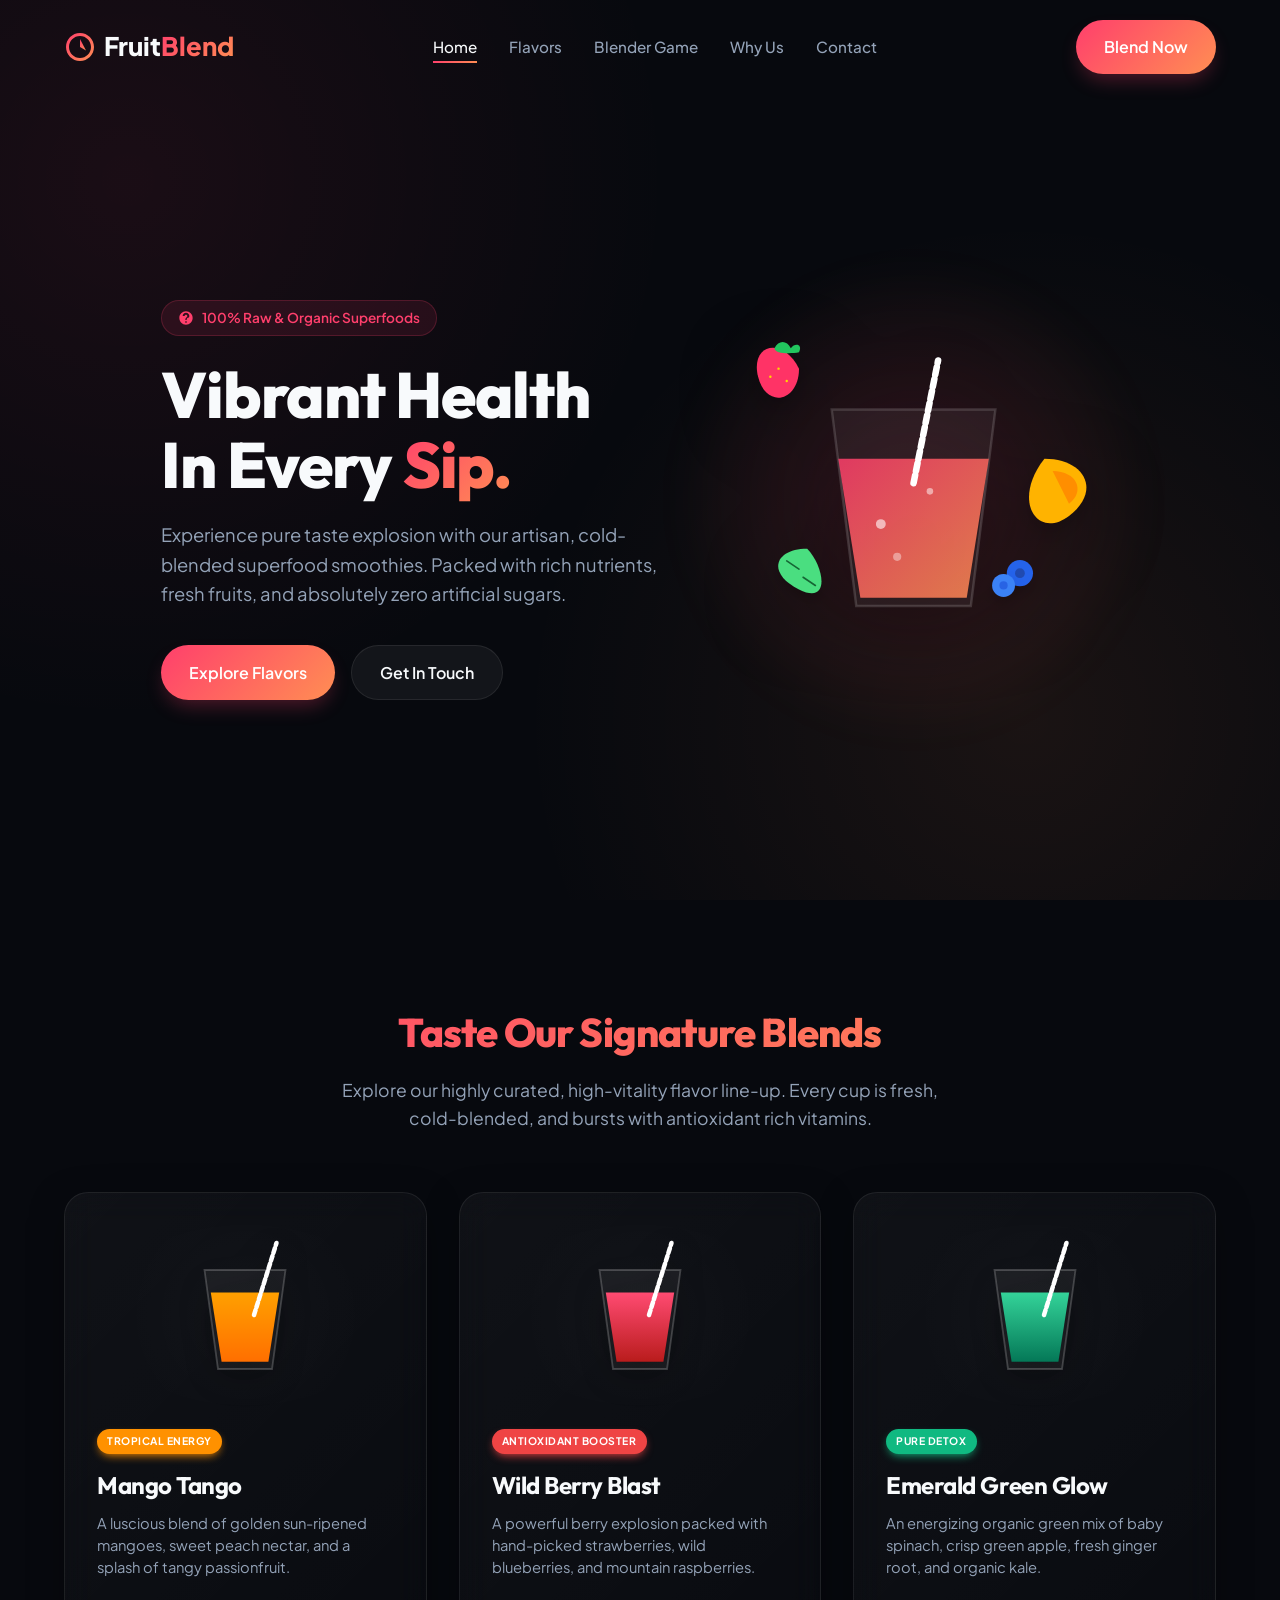
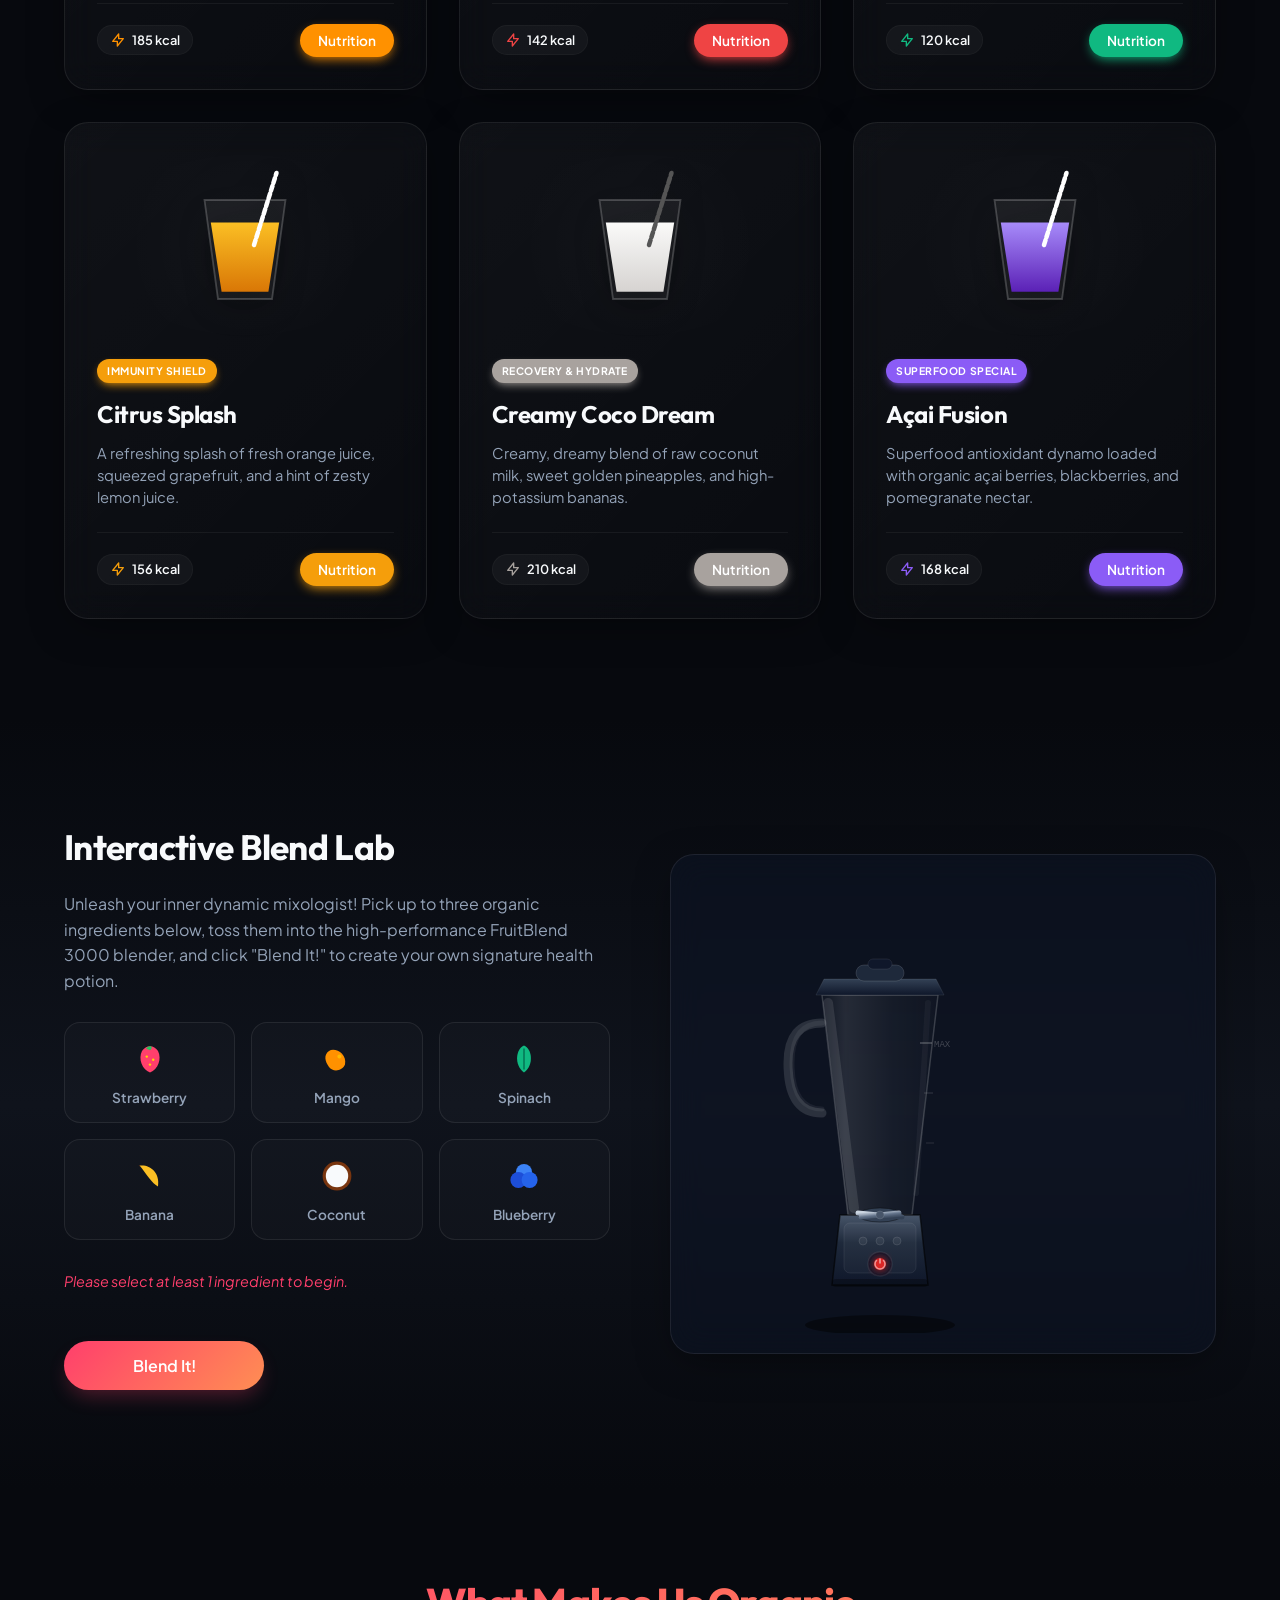
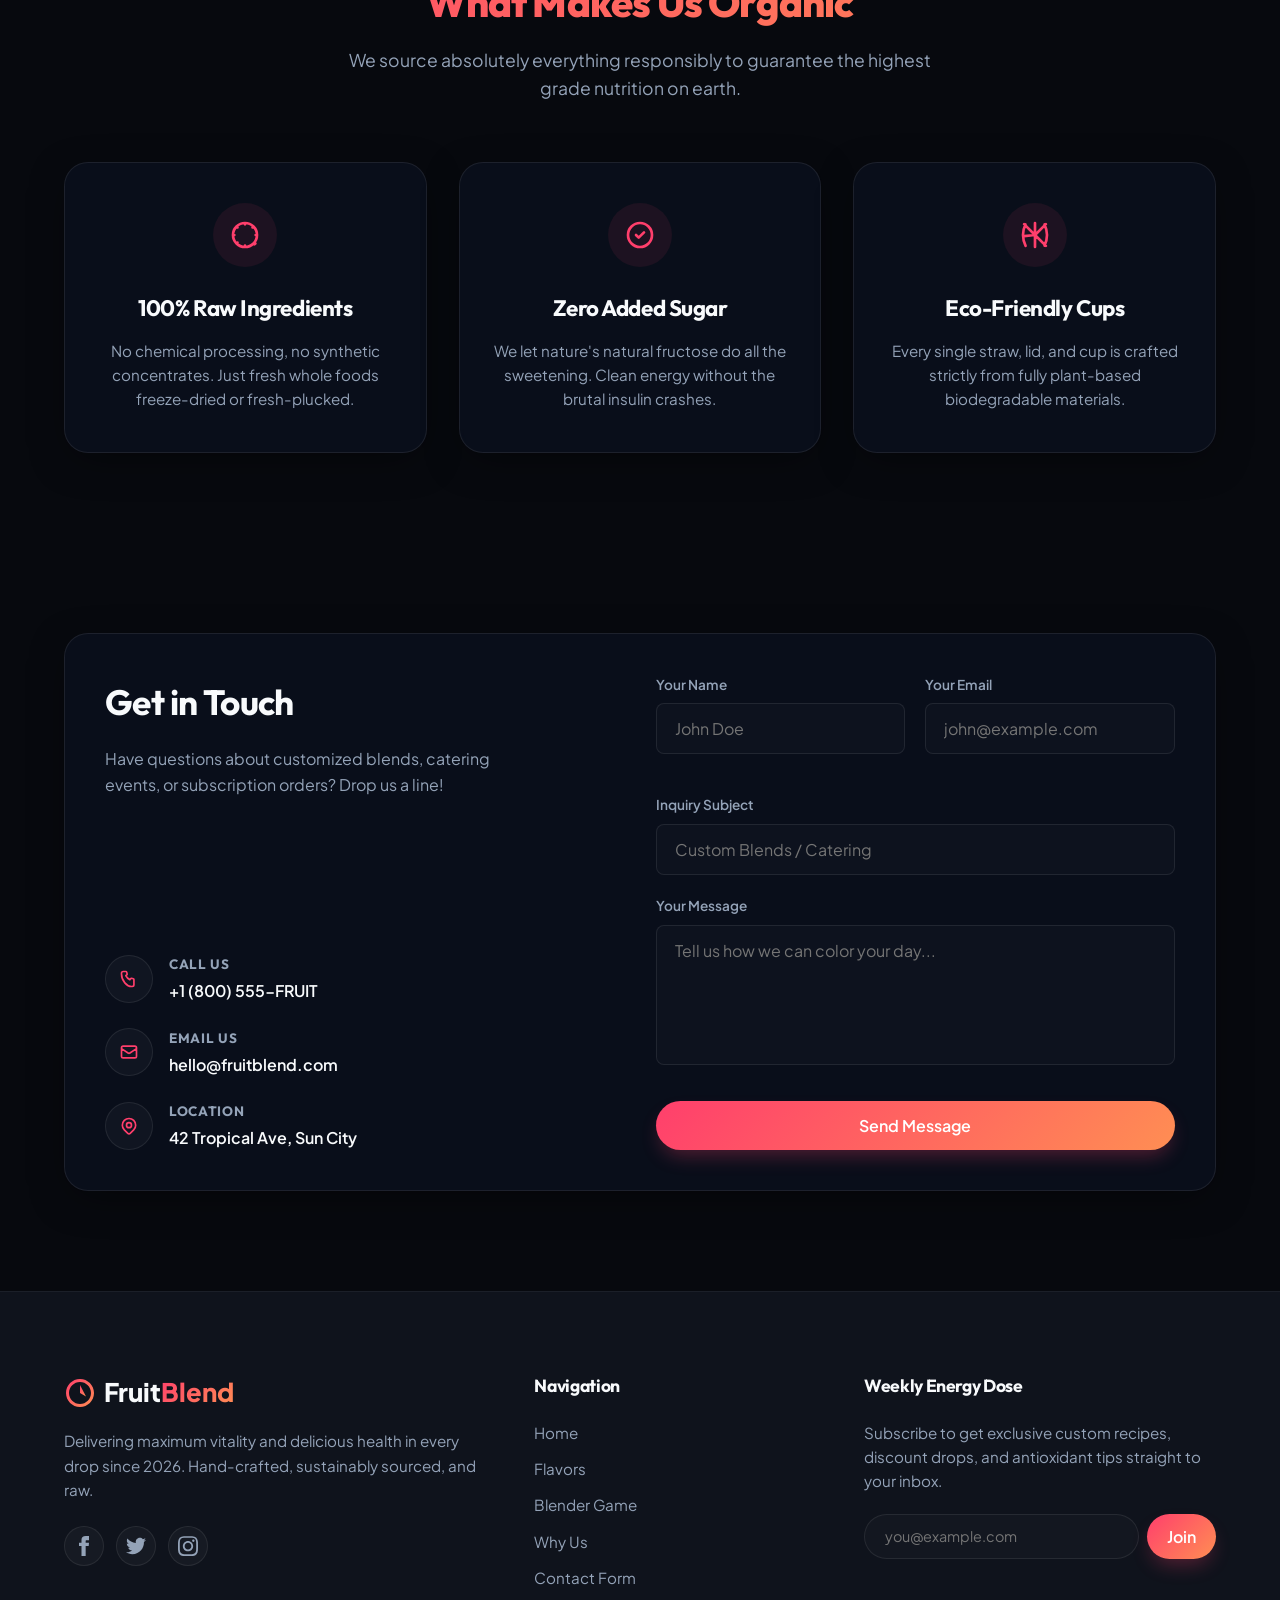
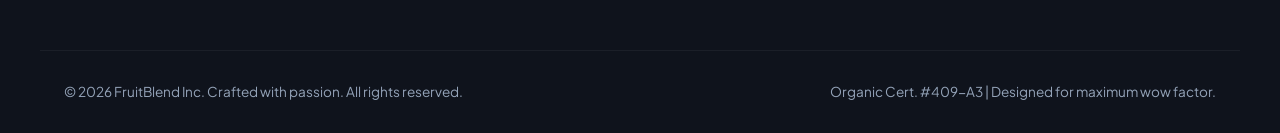
<file: index.html>
<!DOCTYPE html>
<html lang="en">
<head>
  <meta charset="UTF-8">
  <meta name="viewport" content="width=device-width, initial-scale=1.0">
  <meta name="description" content="FruitBlend - Premium Organic Smoothies freshly blended to energize your body and soul. Explore 6 vibrant flavors or custom blend your own.">
  <title>FruitBlend | Premium Organic Smoothies</title>
  <link rel="stylesheet" href="style.css">
</head>
<body>

  <!-- SVG Gradients Definitions for reusable graphics -->
  <svg style="position: absolute; width: 0; height: 0;" aria-hidden="true">
    <defs>
      <linearGradient id="logo-grad" x1="0%" y1="0%" x2="100%" y2="100%">
        <stop offset="0%" stop-color="#ff3f6c" />
        <stop offset="100%" stop-color="#ff8e53" />
      </linearGradient>
      
      <!-- Flavor Gradients -->
      <linearGradient id="grad-mango" x1="0%" y1="0%" x2="0%" y2="100%">
        <stop offset="0%" stop-color="#ffa000" />
        <stop offset="100%" stop-color="#ff6f00" />
      </linearGradient>
      <linearGradient id="grad-berry" x1="0%" y1="0%" x2="0%" y2="100%">
        <stop offset="0%" stop-color="#ff4b72" />
        <stop offset="100%" stop-color="#b91c1c" />
      </linearGradient>
      <linearGradient id="grad-green" x1="0%" y1="0%" x2="0%" y2="100%">
        <stop offset="0%" stop-color="#34d399" />
        <stop offset="100%" stop-color="#047857" />
      </linearGradient>
      <linearGradient id="grad-citrus" x1="0%" y1="0%" x2="0%" y2="100%">
        <stop offset="0%" stop-color="#fbbf24" />
        <stop offset="100%" stop-color="#d97706" />
      </linearGradient>
      <linearGradient id="grad-coco" x1="0%" y1="0%" x2="0%" y2="100%">
        <stop offset="0%" stop-color="#fafaf9" />
        <stop offset="100%" stop-color="#d6d3d1" />
      </linearGradient>
      <linearGradient id="grad-acai" x1="0%" y1="0%" x2="0%" y2="100%">
        <stop offset="0%" stop-color="#a78bfa" />
        <stop offset="100%" stop-color="#5b21b6" />
      </linearGradient>
      
      <!-- Blender Blade Metallic Gradient -->
      <linearGradient id="grad-metal" x1="0%" y1="0%" x2="100%" y2="100%">
        <stop offset="0%" stop-color="#cbd5e1" />
        <stop offset="50%" stop-color="#64748b" />
        <stop offset="100%" stop-color="#334155" />
      </linearGradient>

      <!-- Redesigned Blender Gradients -->
      <linearGradient id="d-jar-left" x1="0%" y1="0%" x2="100%" y2="0%">
        <stop offset="0%" stop-color="rgba(255,255,255,0.01)"/>
        <stop offset="20%" stop-color="rgba(255,255,255,0.10)"/>
        <stop offset="60%" stop-color="rgba(255,255,255,0.04)"/>
        <stop offset="100%" stop-color="rgba(255,255,255,0.01)"/>
      </linearGradient>
      <linearGradient id="d-base" x1="0%" y1="0%" x2="0%" y2="100%">
        <stop offset="0%" stop-color="#475569"/>
        <stop offset="40%" stop-color="#1e293b"/>
        <stop offset="100%" stop-color="#0f172a"/>
      </linearGradient>
      <linearGradient id="d-lid" x1="0%" y1="0%" x2="0%" y2="100%">
        <stop offset="0%" stop-color="#334155"/>
        <stop offset="100%" stop-color="#0f172a"/>
      </linearGradient>
      <linearGradient id="d-blade" x1="0%" y1="0%" x2="100%" y2="100%">
        <stop offset="0%" stop-color="#cbd5e1"/>
        <stop offset="50%" stop-color="#64748b"/>
        <stop offset="100%" stop-color="#334155"/>
      </linearGradient>
      <filter id="d-glow-red" x="-50%" y="-50%" width="200%" height="200%">
        <feGaussianBlur stdDeviation="4" result="blur"/>
        <feMerge><feMergeNode in="blur"/><feMergeNode in="SourceGraphic"/></feMerge>
      </filter>
      <filter id="d-glow-green" x="-50%" y="-50%" width="200%" height="200%">
        <feGaussianBlur stdDeviation="4" result="blur"/>
        <feMerge><feMergeNode in="blur"/><feMergeNode in="SourceGraphic"/></feMerge>
      </filter>
    </defs>
  </svg>

  <!-- --- Header & Navigation --- -->
  <header>
    <div class="container nav-container">
      <a href="#" class="logo" id="header-logo">
        <svg class="logo-icon" viewBox="0 0 32 32">
          <path d="M16 2C8.268 2 2 8.268 2 16s6.268 14 14 14 14-6.268 14-14S23.732 2 16 2zm0 25c-6.075 0-11-4.925-11-11S9.925 5 16 5s11 4.925 11 11-4.925 11-11 11z"/>
          <path d="M16 8v8l6 3.5"/>
        </svg>
        <span class="logo-text">Fruit<span>Blend</span></span>
      </a>
      
      <nav class="nav-menu">
        <a href="#" class="nav-link active" id="nav-home">Home</a>
        <a href="#flavors" class="nav-link" id="nav-flavors">Flavors</a>
        <a href="#blender" class="nav-link" id="nav-blender">Blender Game</a>
        <a href="#benefits" class="nav-link" id="nav-benefits">Why Us</a>
        <a href="#contact" class="nav-link" id="nav-contact">Contact</a>
      </nav>
      
      <a href="#blender" class="btn btn-primary" id="btn-cta-blend">Blend Now</a>
    </div>
  </header>

  <!-- --- Hero Section --- -->
  <section class="hero" id="home">
    <div class="container hero-grid">
      <div class="hero-content">
        <div class="hero-tag">
          <svg width="16" height="16" fill="currentColor" viewBox="0 0 24 24"><path d="M12 2C6.48 2 2 6.48 2 12s4.48 10 10 10 10-4.48 10-10S17.52 2 12 2zm1 17h-2v-2h2v2zm2.07-7.75l-.9.92C13.45 12.9 13 13.5 13 15h-2v-.5c0-1.1.45-2.1 1.17-2.83l1.24-1.26c.37-.36.59-.86.59-1.41 0-1.1-.9-2-2-2s-2 .9-2 2H7c0-2.76 2.24-5 5-5s5 2.24 5 5c0 1.04-.42 1.99-1.07 2.75z"/></svg>
          100% Raw & Organic Superfoods
        </div>
        <h1 class="hero-title">
          Vibrant Health <br>In Every <span>Sip.</span>
        </h1>
        <p class="hero-subtitle">
          Experience pure taste explosion with our artisan, cold-blended superfood smoothies. Packed with rich nutrients, fresh fruits, and absolutely zero artificial sugars.
        </p>
        <div class="hero-actions">
          <a href="#flavors" class="btn btn-primary" id="hero-btn-explore">Explore Flavors</a>
          <a href="#contact" class="btn btn-secondary" id="hero-btn-contact">Get In Touch</a>
        </div>
      </div>
      
      <div class="hero-visual">
        <div class="hero-circle-bg"></div>
        <!-- Interactive Parallax SVG Fruits & Drink -->
        <svg class="interactive-fruits-svg" viewBox="0 0 500 500">
          <!-- Glass Jar -->
          <g class="fruit-layer" data-speed="2" transform="translate(0, 0)">
            <!-- Glass outline -->
            <path d="M180 380 L320 380 L350 140 L150 140 Z" fill="rgba(255, 255, 255, 0.05)" stroke="rgba(255,255,255,0.15)" stroke-width="3" />
            <!-- Liquid -->
            <path d="M185 370 L315 370 L342 200 L158 200 Z" fill="url(#logo-grad)" opacity="0.85" />
            <!-- Bubbles inside drink -->
            <circle cx="210" cy="280" r="6" fill="#fff" opacity="0.6"/>
            <circle cx="270" cy="240" r="4" fill="#fff" opacity="0.5"/>
            <circle cx="230" cy="320" r="5" fill="#fff" opacity="0.4"/>
            <!-- Straw -->
            <line x1="250" y1="230" x2="280" y2="80" stroke="#fff" stroke-dasharray="10 5" stroke-width="8" stroke-linecap="round" />
          </g>
          
          <!-- Floating Mango Segment -->
          <g class="fruit-layer" data-speed="-5" transform="translate(30, 20)">
            <path d="M380 180 C430 180 450 220 410 250 C370 280 340 230 380 180 Z" fill="#ffb300" filter="drop-shadow(0 10px 10px rgba(0,0,0,0.15))"/>
            <path d="M390 195 C420 195 430 220 410 235 Z" fill="#ff7f00" opacity="0.7"/>
          </g>
          
          <!-- Floating Strawberry -->
          <g class="fruit-layer" data-speed="8" transform="translate(-10, -30)">
            <path d="M120 120 C100 80 60 90 70 130 C80 170 120 160 120 120 Z" fill="#ff3366" filter="drop-shadow(0 10px 10px rgba(0,0,0,0.15))"/>
            <!-- Leaf Crown -->
            <path d="M90 95 C95 85 105 85 110 95 C115 88 125 90 120 100 C110 102 90 102 90 95 Z" fill="#22c55e" />
            <!-- Seeds -->
            <circle cx="95" cy="120" r="1.5" fill="#ffd700"/>
            <circle cx="105" cy="135" r="1.5" fill="#ffd700"/>
            <circle cx="85" cy="130" r="1.5" fill="#ffd700"/>
          </g>

          <!-- Floating Blueberries -->
          <g class="fruit-layer" data-speed="-3" transform="translate(20, -10)">
            <circle cx="360" cy="350" r="16" fill="#2563eb" filter="drop-shadow(0 10px 8px rgba(0,0,0,0.15))"/>
            <circle cx="360" cy="350" r="6" fill="#1e3a8a" opacity="0.6"/>
            <circle cx="340" cy="365" r="14" fill="#3b82f6" filter="drop-shadow(0 10px 8px rgba(0,0,0,0.15))"/>
            <circle cx="340" cy="365" r="5" fill="#1d4ed8" opacity="0.6"/>
          </g>

          <!-- Floating Mint Leaves -->
          <g class="fruit-layer" data-speed="6" transform="translate(10, 50)">
            <path d="M110 260 C70 260 60 290 100 310 C140 330 130 280 110 260 Z" fill="#4ade80" filter="drop-shadow(0 8px 6px rgba(0,0,0,0.15))"/>
            <path d="M100 285 L85 275" stroke="#166534" stroke-width="2" stroke-linecap="round"/>
            <path d="M105 295 L120 305" stroke="#166534" stroke-width="2" stroke-linecap="round"/>
          </g>
        </svg>
      </div>
    </div>
  </section>

  <!-- --- Flavors Showcase --- -->
  <section class="flavors" id="flavors">
    <div class="container">
      <div class="section-header">
        <h2>Taste Our Signature Blends</h2>
        <p>Explore our highly curated, high-vitality flavor line-up. Every cup is fresh, cold-blended, and bursts with antioxidant rich vitamins.</p>
      </div>
      
      <div class="flavors-grid">
        
        <!-- Card 1: Mango Tango -->
        <div class="flavor-card glass-panel" style="--card-color: var(--color-mango);" id="card-mango">
          <div class="flavor-illustration">
            <svg viewBox="0 0 200 200">
              <path d="M70 160 L130 160 L145 50 L55 50 Z" fill="rgba(255,255,255,0.05)" stroke="rgba(255,255,255,0.2)" stroke-width="2"/>
              <path d="M74 152 L126 152 L138 75 L62 75 Z" fill="url(#grad-mango)" />
              <line x1="110" y1="100" x2="135" y2="20" stroke="#fff" stroke-width="5" stroke-dasharray="6 3" stroke-linecap="round" />
            </svg>
          </div>
          <span class="flavor-tag" style="--tag-bg: var(--color-mango);">Tropical Energy</span>
          <h3 class="flavor-title">Mango Tango</h3>
          <p class="flavor-desc">A luscious blend of golden sun-ripened mangoes, sweet peach nectar, and a splash of tangy passionfruit.</p>
          <div class="flavor-meta">
            <span class="flavor-calories">
              <svg width="16" height="16" fill="none" stroke="currentColor" stroke-width="2" viewBox="0 0 24 24"><path stroke-linecap="round" stroke-linejoin="round" d="M13 10V3L4 14h7v7l9-11h-7z"/></svg>
              185 kcal
            </span>
            <button class="btn-details" data-flavor="mango" id="btn-details-mango">Nutrition</button>
          </div>
        </div>

        <!-- Card 2: Berry Blast -->
        <div class="flavor-card glass-panel" style="--card-color: var(--color-berry);" id="card-berry">
          <div class="flavor-illustration">
            <svg viewBox="0 0 200 200">
              <path d="M70 160 L130 160 L145 50 L55 50 Z" fill="rgba(255,255,255,0.05)" stroke="rgba(255,255,255,0.2)" stroke-width="2"/>
              <path d="M74 152 L126 152 L138 75 L62 75 Z" fill="url(#grad-berry)" />
              <line x1="110" y1="100" x2="135" y2="20" stroke="#fff" stroke-width="5" stroke-dasharray="6 3" stroke-linecap="round" />
            </svg>
          </div>
          <span class="flavor-tag" style="--tag-bg: var(--color-berry);">Antioxidant Booster</span>
          <h3 class="flavor-title">Wild Berry Blast</h3>
          <p class="flavor-desc">A powerful berry explosion packed with hand-picked strawberries, wild blueberries, and mountain raspberries.</p>
          <div class="flavor-meta">
            <span class="flavor-calories">
              <svg width="16" height="16" fill="none" stroke="currentColor" stroke-width="2" viewBox="0 0 24 24"><path stroke-linecap="round" stroke-linejoin="round" d="M13 10V3L4 14h7v7l9-11h-7z"/></svg>
              142 kcal
            </span>
            <button class="btn-details" data-flavor="berry" id="btn-details-berry">Nutrition</button>
          </div>
        </div>

        <!-- Card 3: Green Glow -->
        <div class="flavor-card glass-panel" style="--card-color: var(--color-green);" id="card-green">
          <div class="flavor-illustration">
            <svg viewBox="0 0 200 200">
              <path d="M70 160 L130 160 L145 50 L55 50 Z" fill="rgba(255,255,255,0.05)" stroke="rgba(255,255,255,0.2)" stroke-width="2"/>
              <path d="M74 152 L126 152 L138 75 L62 75 Z" fill="url(#grad-green)" />
              <line x1="110" y1="100" x2="135" y2="20" stroke="#fff" stroke-width="5" stroke-dasharray="6 3" stroke-linecap="round" />
            </svg>
          </div>
          <span class="flavor-tag" style="--tag-bg: var(--color-green);">Pure Detox</span>
          <h3 class="flavor-title">Emerald Green Glow</h3>
          <p class="flavor-desc">An energizing organic green mix of baby spinach, crisp green apple, fresh ginger root, and organic kale.</p>
          <div class="flavor-meta">
            <span class="flavor-calories">
              <svg width="16" height="16" fill="none" stroke="currentColor" stroke-width="2" viewBox="0 0 24 24"><path stroke-linecap="round" stroke-linejoin="round" d="M13 10V3L4 14h7v7l9-11h-7z"/></svg>
              120 kcal
            </span>
            <button class="btn-details" data-flavor="green" id="btn-details-green">Nutrition</button>
          </div>
        </div>

        <!-- Card 4: Citrus Splash -->
        <div class="flavor-card glass-panel" style="--card-color: var(--color-citrus);" id="card-citrus">
          <div class="flavor-illustration">
            <svg viewBox="0 0 200 200">
              <path d="M70 160 L130 160 L145 50 L55 50 Z" fill="rgba(255,255,255,0.05)" stroke="rgba(255,255,255,0.2)" stroke-width="2"/>
              <path d="M74 152 L126 152 L138 75 L62 75 Z" fill="url(#grad-citrus)" />
              <line x1="110" y1="100" x2="135" y2="20" stroke="#fff" stroke-width="5" stroke-dasharray="6 3" stroke-linecap="round" />
            </svg>
          </div>
          <span class="flavor-tag" style="--tag-bg: var(--color-citrus);">Immunity Shield</span>
          <h3 class="flavor-title">Citrus Splash</h3>
          <p class="flavor-desc">A refreshing splash of fresh orange juice, squeezed grapefruit, and a hint of zesty lemon juice.</p>
          <div class="flavor-meta">
            <span class="flavor-calories">
              <svg width="16" height="16" fill="none" stroke="currentColor" stroke-width="2" viewBox="0 0 24 24"><path stroke-linecap="round" stroke-linejoin="round" d="M13 10V3L4 14h7v7l9-11h-7z"/></svg>
              156 kcal
            </span>
            <button class="btn-details" data-flavor="citrus" id="btn-details-citrus">Nutrition</button>
          </div>
        </div>

        <!-- Card 5: Coco Dream -->
        <div class="flavor-card glass-panel" style="--card-color: var(--color-coco);" id="card-coco">
          <div class="flavor-illustration">
            <svg viewBox="0 0 200 200">
              <path d="M70 160 L130 160 L145 50 L55 50 Z" fill="rgba(255,255,255,0.05)" stroke="rgba(255,255,255,0.2)" stroke-width="2"/>
              <path d="M74 152 L126 152 L138 75 L62 75 Z" fill="url(#grad-coco)" />
              <line x1="110" y1="100" x2="135" y2="20" stroke="#555" stroke-width="5" stroke-dasharray="6 3" stroke-linecap="round" />
            </svg>
          </div>
          <span class="flavor-tag" style="--tag-bg: var(--color-coco);">Recovery & Hydrate</span>
          <h3 class="flavor-title">Creamy Coco Dream</h3>
          <p class="flavor-desc">Creamy, dreamy blend of raw coconut milk, sweet golden pineapples, and high-potassium bananas.</p>
          <div class="flavor-meta">
            <span class="flavor-calories">
              <svg width="16" height="16" fill="none" stroke="currentColor" stroke-width="2" viewBox="0 0 24 24"><path stroke-linecap="round" stroke-linejoin="round" d="M13 10V3L4 14h7v7l9-11h-7z"/></svg>
              210 kcal
            </span>
            <button class="btn-details" data-flavor="coco" id="btn-details-coco">Nutrition</button>
          </div>
        </div>

        <!-- Card 6: Açai Fusion -->
        <div class="flavor-card glass-panel" style="--card-color: var(--color-acai);" id="card-acai">
          <div class="flavor-illustration">
            <svg viewBox="0 0 200 200">
              <path d="M70 160 L130 160 L145 50 L55 50 Z" fill="rgba(255,255,255,0.05)" stroke="rgba(255,255,255,0.2)" stroke-width="2"/>
              <path d="M74 152 L126 152 L138 75 L62 75 Z" fill="url(#grad-acai)" />
              <line x1="110" y1="100" x2="135" y2="20" stroke="#fff" stroke-width="5" stroke-dasharray="6 3" stroke-linecap="round" />
            </svg>
          </div>
          <span class="flavor-tag" style="--tag-bg: var(--color-acai);">Superfood Special</span>
          <h3 class="flavor-title">Açai Fusion</h3>
          <p class="flavor-desc">Superfood antioxidant dynamo loaded with organic açai berries, blackberries, and pomegranate nectar.</p>
          <div class="flavor-meta">
            <span class="flavor-calories">
              <svg width="16" height="16" fill="none" stroke="currentColor" stroke-width="2" viewBox="0 0 24 24"><path stroke-linecap="round" stroke-linejoin="round" d="M13 10V3L4 14h7v7l9-11h-7z"/></svg>
              168 kcal
            </span>
            <button class="btn-details" data-flavor="acai" id="btn-details-acai">Nutrition</button>
          </div>
        </div>

      </div>
    </div>
  </section>

  <!-- --- Interactive Smoothie Blender Game --- -->
  <section class="blender-section" id="blender">
    <div class="container blender-grid">
      
      <div class="blender-instructions">
        <h3>Interactive Blend Lab</h3>
        <p>Unleash your inner dynamic mixologist! Pick up to three organic ingredients below, toss them into the high-performance FruitBlend 3000 blender, and click "Blend It!" to create your own signature health potion.</p>
        
        <!-- Ingredient Picker Grid -->
        <div class="ingredients-selector">
          <!-- Strawberry Button -->
          <button class="ingredient-btn" data-ingredient="strawberry" data-color="#ff3f6c" id="ing-strawberry">
            <svg viewBox="0 0 50 50">
              <path d="M25 42 C15 38 10 25 15 15 C20 7 30 7 35 15 C40 25 35 38 25 42 Z" fill="#ff3f6c"/>
              <path d="M20 12 C25 6 30 10 25 14 Z" fill="#22c55e"/>
              <circle cx="21" cy="22" r="1.5" fill="#ffd700"/><circle cx="29" cy="26" r="1.5" fill="#ffd700"/><circle cx="25" cy="32" r="1.5" fill="#ffd700"/>
            </svg>
            <span>Strawberry</span>
          </button>
          
          <!-- Mango Button -->
          <button class="ingredient-btn" data-ingredient="mango" data-color="#ff9100" id="ing-mango">
            <svg viewBox="0 0 50 50">
              <path d="M15 15 C22 10 38 18 35 32 C32 40 20 42 15 35 C10 28 8 20 15 15 Z" fill="#ff9100"/>
              <circle cx="28" cy="22" r="2.5" fill="#ffd700" opacity="0.6"/>
            </svg>
            <span>Mango</span>
          </button>
          
          <!-- Spinach Button -->
          <button class="ingredient-btn" data-ingredient="spinach" data-color="#10b981" id="ing-spinach">
            <svg viewBox="0 0 50 50">
              <path d="M25 8 C15 12 12 32 25 42 C38 32 35 12 25 8 Z" fill="#10b981"/>
              <line x1="25" y1="12" x2="25" y2="38" stroke="#047857" stroke-width="2"/>
            </svg>
            <span>Spinach</span>
          </button>

          <!-- Banana Button -->
          <button class="ingredient-btn" data-ingredient="banana" data-color="#fbbf24" id="ing-banana">
            <svg viewBox="0 0 50 50">
              <path d="M12 12 C24 10 38 20 35 38 C28 35 20 22 12 12 Z" fill="#fbbf24"/>
              <path d="M12 12 C10 10 12 15 12 12 Z" fill="#78350f"/>
            </svg>
            <span>Banana</span>
          </button>

          <!-- Coconut Button -->
          <button class="ingredient-btn" data-ingredient="coconut" data-color="#e2e8f0" id="ing-coconut">
            <svg viewBox="0 0 50 50">
              <circle cx="25" cy="25" r="18" fill="#78350f"/>
              <circle cx="25" cy="25" r="14" fill="#f8fafc"/>
            </svg>
            <span>Coconut</span>
          </button>

          <!-- Blueberry Button -->
          <button class="ingredient-btn" data-ingredient="blueberry" data-color="#3b82f6" id="ing-blueberry">
            <svg viewBox="0 0 50 50">
              <circle cx="25" cy="20" r="10" fill="#3b82f6"/>
              <circle cx="18" cy="30" r="10" fill="#1d4ed8"/>
              <circle cx="32" cy="30" r="10" fill="#2563eb"/>
            </svg>
            <span>Blueberry</span>
          </button>
        </div>
        
        <!-- Selection warning/tip -->
        <p id="blender-status" style="font-size: 0.9rem; font-style: italic; color: var(--accent-pink);">Please select at least 1 ingredient to begin.</p>
        <button class="btn btn-primary blend-action-btn" id="btn-blend-trigger" disabled>Blend It!</button>
      </div>
      
      <!-- Interactive Blender Simulation Wrapper -->
      <div class="blender-container glass-panel">
        <div class="blender-wrapper" id="blender-visual-box">
          
          <!-- Blender SVG Graphic -->
          <svg class="blender-svg" viewBox="0 0 320 420">
            <!-- Drop shadow -->
            <ellipse cx="160" cy="412" rx="75" ry="10" fill="rgba(0,0,0,0.45)"/>

            <!-- Handle -->
            <path d="M102 110 Q68 110 68 150 Q68 200 102 200"
                  fill="none" stroke="rgba(255,255,255,0.12)" stroke-width="9" stroke-linecap="round"/>
            <path d="M102 110 Q72 110 72 150 Q72 196 102 196"
                  fill="none" stroke="rgba(255,255,255,0.06)" stroke-width="5" stroke-linecap="round"/>

            <!-- Jar body -->
            <path d="M102 82 L218 82 L192 302 L128 302 Z"
                  fill="url(#d-jar-left)" stroke="rgba(255,255,255,0.18)" stroke-width="1.5"/>
            <!-- Left highlight streak -->
            <path d="M108 90 L134 295" stroke="rgba(255,255,255,0.10)" stroke-width="10" stroke-linecap="round"/>
            <!-- Right edge reflection -->
            <path d="M208 90 L196 280" stroke="rgba(255,255,255,0.04)" stroke-width="6" stroke-linecap="round"/>

            <!-- Liquid layer (JS-controlled) -->
            <path class="blender-liquid" id="liquid-layer" d="M131 296 L189 296 L189 296 L131 296 Z"/>

            <!-- Measuring marks -->
            <line x1="200" y1="130" x2="212" y2="130" stroke="rgba(255,255,255,0.25)" stroke-width="1.5"/>
            <text x="214" y="134" font-size="9" fill="rgba(255,255,255,0.22)" font-family="monospace">MAX</text>
            <line x1="204" y1="180" x2="213" y2="180" stroke="rgba(255,255,255,0.15)" stroke-width="1"/>
            <line x1="206" y1="230" x2="214" y2="230" stroke="rgba(255,255,255,0.12)" stroke-width="1"/>

            <!-- Lid -->
            <path d="M96 82 L224 82 L216 66 L104 66 Z" fill="url(#d-lid)" stroke="rgba(255,255,255,0.08)" stroke-width="1"/>
            <rect x="136" y="52" width="48" height="16" rx="8" fill="#1e293b" stroke="rgba(255,255,255,0.12)" stroke-width="1"/>
            <rect x="148" y="46" width="24" height="10" rx="5" fill="#0f172a" stroke="rgba(255,255,255,0.08)" stroke-width="1"/>

            <!-- Base body -->
            <path d="M120 302 L200 302 L208 372 L112 372 Z"
                  fill="url(#d-base)" stroke="rgba(0,0,0,0.6)" stroke-width="1.5"/>
            <!-- Base panel inset -->
            <rect x="124" y="310" width="72" height="50" rx="6"
                  fill="rgba(255,255,255,0.03)" stroke="rgba(255,255,255,0.07)" stroke-width="1"/>
            <!-- Speed indicator dots -->
            <circle cx="143" cy="328" r="4" fill="rgba(255,255,255,0.06)" stroke="rgba(255,255,255,0.1)" stroke-width="1"/>
            <circle cx="160" cy="328" r="4" fill="rgba(255,255,255,0.06)" stroke="rgba(255,255,255,0.1)" stroke-width="1"/>
            <circle cx="177" cy="328" r="4" fill="rgba(255,255,255,0.06)" stroke="rgba(255,255,255,0.1)" stroke-width="1"/>
            <!-- Power button ring -->
            <circle cx="160" cy="351" r="12" fill="#0f172a" stroke="rgba(255,255,255,0.08)" stroke-width="1.5"/>
            <!-- Power indicator (JS swaps fill and filter) -->
            <circle cx="160" cy="351" r="6" fill="#dc2626" id="base-indicator-light" filter="url(#d-glow-red)"/>
            <!-- Power symbol icon -->
            <path d="M160 346 L160 350" stroke="rgba(255,255,255,0.6)" stroke-width="1.5" stroke-linecap="round"/>
            <path d="M156.5 347.5 A5 5 0 1 0 163.5 347.5" fill="none" stroke="rgba(255,255,255,0.5)" stroke-width="1.5" stroke-linecap="round"/>
            <!-- Base footer strip -->
            <rect x="112" y="366" width="96" height="8" rx="4" fill="rgba(0,0,0,0.3)"/>

            <!-- Blade hub -->
            <ellipse cx="160" cy="302" rx="22" ry="7" fill="#334155" stroke="rgba(0,0,0,0.4)" stroke-width="1"/>
            <!-- Spinning blade (JS adds .blending class on parent to trigger spin) -->
            <g class="blender-blade" id="spinner-blade">
              <line x1="138" y1="300" x2="182" y2="304" stroke="url(#d-blade)" stroke-width="5" stroke-linecap="round"/>
              <line x1="141" y1="304" x2="179" y2="300" stroke="url(#d-blade)" stroke-width="5" stroke-linecap="round"/>
            </g>
            <!-- Center rivet -->
            <circle cx="160" cy="302" r="4" fill="#475569" stroke="rgba(255,255,255,0.1)" stroke-width="1"/>
          </svg>

        </div>

          <!-- Glass SVG (hidden until pour phase) -->
          <svg class="glass-svg" id="glass-svg" viewBox="0 0 120 200" xmlns="http://www.w3.org/2000/svg">
            <defs>
              <clipPath id="glass-clip">
                <path d="M18 12 L102 12 L90 168 L30 168 Z"/>
              </clipPath>
            </defs>
            <!-- Glass outline -->
            <path d="M18 12 L102 12 L90 168 L30 168 Z"
                  fill="rgba(255,255,255,0.04)" stroke="rgba(255,255,255,0.22)" stroke-width="1.5"/>
            <!-- Left highlight streak -->
            <path d="M24 18 L34 162" stroke="rgba(255,255,255,0.10)" stroke-width="8" stroke-linecap="round"/>
            <!-- Liquid fill (JS animates y and height attributes) -->
            <rect class="glass-liquid" id="glass-liquid" x="0" y="168" width="120" height="0"
                  fill="#ffffff" clip-path="url(#glass-clip)" opacity="0.85"/>
            <!-- Foam layer (shown after fill) -->
            <ellipse class="glass-foam" id="glass-foam" cx="60" cy="168" rx="30" ry="5"
                     fill="rgba(255,255,255,0.2)" opacity="0"/>
            <!-- Straw -->
            <line x1="82" y1="12" x2="96" y2="-12" stroke="rgba(255,255,255,0.4)"
                  stroke-width="4" stroke-dasharray="5 3" stroke-linecap="round"/>
            <!-- Base rim -->
            <line x1="30" y1="168" x2="90" y2="168" stroke="rgba(255,255,255,0.15)" stroke-width="2" stroke-linecap="round"/>
          </svg>

          <!-- Pour stream overlay (spans full container, JS sets path) -->
          <svg id="pour-stream-svg" class="pour-stream-svg" xmlns="http://www.w3.org/2000/svg">
            <path id="pour-stream-path" class="pour-stream-path" d="" fill="none"
                  stroke="rgba(255,255,255,0.6)" stroke-width="5" stroke-linecap="round" opacity="0"/>
          </svg>

          <!-- Result label (shown after pour completes) -->
          <div class="blend-result-label" id="blend-result-label">
            <h4 class="blend-result-name" id="blend-result-name"></h4>
            <p class="blend-result-sub">Your custom smoothie</p>
          </div>
      </div>

    </div>
  </section>

  <!-- --- Core Benefits --- -->
  <section class="benefits" id="benefits">
    <div class="container">
      <div class="section-header">
        <h2>What Makes Us Organic</h2>
        <p>We source absolutely everything responsibly to guarantee the highest grade nutrition on earth.</p>
      </div>
      
      <div class="benefits-grid">
        <!-- 100% Organic -->
        <div class="benefit-card glass-panel" id="benefit-organic">
          <div class="benefit-icon">
            <svg fill="none" stroke="currentColor" stroke-width="2" viewBox="0 0 24 24"><path stroke-linecap="round" stroke-linejoin="round" d="M12 3v1m0 16v1m9-9h-1M4 12H3m15.364-6.364l-.707.707M6.343 17.657l-.707.707m0-12.728l.707.707m12.728 12.728l.707-.707M21 12a9 9 0 11-18 0 9 9 0 0118 0z"/></svg>
          </div>
          <h3>100% Raw Ingredients</h3>
          <p>No chemical processing, no synthetic concentrates. Just fresh whole foods freeze-dried or fresh-plucked.</p>
        </div>

        <!-- Zero Sugar Added -->
        <div class="benefit-card glass-panel" id="benefit-sugar">
          <div class="benefit-icon">
            <svg fill="none" stroke="currentColor" stroke-width="2" viewBox="0 0 24 24"><path stroke-linecap="round" stroke-linejoin="round" d="M9 12l2 2 4-4m6 2a9 9 0 11-18 0 9 9 0 0118 0z"/></svg>
          </div>
          <h3>Zero Added Sugar</h3>
          <p>We let nature's natural fructose do all the sweetening. Clean energy without the brutal insulin crashes.</p>
        </div>

        <!-- Biodegradable Packaging -->
        <div class="benefit-card glass-panel" id="benefit-packaging">
          <div class="benefit-icon">
            <svg fill="none" stroke="currentColor" stroke-width="2" viewBox="0 0 24 24"><path stroke-linecap="round" stroke-linejoin="round" d="M4.871 4A17.926 17.926 0 003 12c0 2.943.704 5.72 1.956 8.174M19.129 4C20.296 6.477 21 9.177 21 12c0 2.823-.704 5.523-1.871 8M12 3v18m-8.174-8.174L12 12m0 0l8.174-8.174M12 12l-8.174-8.174M12 12l8.174 8.174"/></svg>
          </div>
          <h3>Eco-Friendly Cups</h3>
          <p>Every single straw, lid, and cup is crafted strictly from fully plant-based biodegradable materials.</p>
        </div>
      </div>
    </div>
  </section>

  <!-- --- Contact Section --- -->
  <section class="contact" id="contact">
    <div class="container">
      <div class="glass-panel contact-layout">
        
        <!-- Info Panel -->
        <div class="contact-info-panel">
          <div class="contact-header">
            <h3>Get in Touch</h3>
            <p>Have questions about customized blends, catering events, or subscription orders? Drop us a line!</p>
          </div>
          
          <div class="contact-details">
            <div class="contact-detail-item">
              <div class="contact-detail-icon">
                <svg fill="none" stroke="currentColor" stroke-width="2" viewBox="0 0 24 24"><path stroke-linecap="round" stroke-linejoin="round" d="M3 5a2 2 0 012-2h3.28a1 1 0 01.94.725l.548 2.2a1 1 0 01-.321.988l-1.305.98a10.582 10.582 0 004.872 4.872l.98-1.305a1 1 0 01.988-.321l2.2.548a1 1 0 01.725.94V19a2 2 0 01-2 2h-1C9.716 21 3 14.284 3 6V5z"/></svg>
              </div>
              <div class="contact-detail-text">
                <h4>Call Us</h4>
                <p>+1 (800) 555-FRUIT</p>
              </div>
            </div>

            <div class="contact-detail-item">
              <div class="contact-detail-icon">
                <svg fill="none" stroke="currentColor" stroke-width="2" viewBox="0 0 24 24"><path stroke-linecap="round" stroke-linejoin="round" d="M3 8l7.89 5.26a2 2 0 002.22 0L21 8M5 19h14a2 2 0 002-2V7a2 2 0 00-2-2H5a2 2 0 00-2 2v10a2 2 0 002 2z"/></svg>
              </div>
              <div class="contact-detail-text">
                <h4>Email Us</h4>
                <p>hello@fruitblend.com</p>
              </div>
            </div>

            <div class="contact-detail-item">
              <div class="contact-detail-icon">
                <svg fill="none" stroke="currentColor" stroke-width="2" viewBox="0 0 24 24"><path stroke-linecap="round" stroke-linejoin="round" d="M17.657 16.657L13.414 20.9a1.998 1.998 0 01-2.827 0l-4.244-4.243a8 8 0 1111.314 0z"/><path stroke-linecap="round" stroke-linejoin="round" d="M15 11a3 3 0 11-6 0 3 3 0 016 0z"/></svg>
              </div>
              <div class="contact-detail-text">
                <h4>Location</h4>
                <p>42 Tropical Ave, Sun City</p>
              </div>
            </div>
          </div>
        </div>
        
        <!-- Form Panel -->
        <div class="contact-form-panel" style="position: relative;">
          <!-- Success overlay container -->
          <div class="form-success-overlay" id="form-success-box">
            <div class="success-icon-wrapper">
              <svg width="40" height="40" fill="none" stroke="currentColor" stroke-width="3" viewBox="0 0 24 24"><path stroke-linecap="round" stroke-linejoin="round" d="M5 13l4 4L19 7"/></svg>
            </div>
            <h3>Thank You!</h3>
            <p>Your custom message has flown straight to our mixing table. We will be in touch within 24 hours!</p>
          </div>
          
          <form id="contact-form" novalidate>
            <div class="form-group-row">
              <div class="form-group" id="group-name">
                <label class="form-label" for="contact-name">Your Name</label>
                <input type="text" class="form-input" id="contact-name" placeholder="John Doe">
                <span class="error-message">Name is required</span>
              </div>
              <div class="form-group" id="group-email">
                <label class="form-label" for="contact-email">Your Email</label>
                <input type="email" class="form-input" id="contact-email" placeholder="john@example.com">
                <span class="error-message">Enter a valid email address</span>
              </div>
            </div>
            
            <div class="form-group" id="group-subject">
              <label class="form-label" for="contact-subject">Inquiry Subject</label>
              <input type="text" class="form-input" id="contact-subject" placeholder="Custom Blends / Catering">
              <span class="error-message">Subject is required</span>
            </div>

            <div class="form-group" id="group-message">
              <label class="form-label" for="contact-message">Your Message</label>
              <textarea class="form-textarea" id="contact-message" placeholder="Tell us how we can color your day..."></textarea>
              <span class="error-message">Message cannot be empty</span>
            </div>
            
            <button type="submit" class="btn btn-primary" id="btn-submit-form">Send Message</button>
          </form>
        </div>
        
      </div>
    </div>
  </section>

  <!-- --- Footer --- -->
  <footer>
    <div class="container footer-grid">
      <div class="footer-info">
        <a href="#" class="logo">
          <svg class="logo-icon" viewBox="0 0 32 32">
            <path d="M16 2C8.268 2 2 8.268 2 16s6.268 14 14 14 14-6.268 14-14S23.732 2 16 2zm0 25c-6.075 0-11-4.925-11-11S9.925 5 16 5s11 4.925 11 11-4.925 11-11 11z"/>
            <path d="M16 8v8l6 3.5"/>
          </svg>
          <span class="logo-text">Fruit<span>Blend</span></span>
        </a>
        <p>Delivering maximum vitality and delicious health in every drop since 2026. Hand-crafted, sustainably sourced, and raw.</p>
        <div class="social-links">
          <a href="#" class="social-btn" id="social-fb">
            <svg width="20" height="20" fill="currentColor" viewBox="0 0 24 24"><path d="M9 8h-3v4h3v12h5v-12h3.642l.358-4h-4v-1.667c0-.955.192-1.333 1.115-1.333h2.885v-5h-3.808c-3.596 0-5.192 1.583-5.192 4.615v3.385z"/></svg>
          </a>
          <a href="#" class="social-btn" id="social-tw">
            <svg width="20" height="20" fill="currentColor" viewBox="0 0 24 24"><path d="M24 4.557c-.883.392-1.832.656-2.828.775 1.017-.609 1.798-1.574 2.165-2.724-.951.564-2.005.974-3.127 1.195-.897-.957-2.178-1.555-3.594-1.555-3.179 0-5.515 2.966-4.797 6.045-4.091-.205-7.719-2.165-10.148-5.144-1.29 2.213-.669 5.108 1.523 6.574-.806-.026-1.566-.247-2.229-.616-.054 2.281 1.581 4.415 3.949 4.89-.693.188-1.452.232-2.224.084.626 1.956 2.444 3.379 4.6 3.419-2.07 1.623-4.678 2.348-7.29 2.04 2.179 1.397 4.768 2.212 7.548 2.212 9.142 0 14.307-7.721 13.995-14.646.962-.695 1.797-1.562 2.457-2.549z"/></svg>
          </a>
          <a href="#" class="social-btn" id="social-inst">
            <svg width="20" height="20" fill="currentColor" viewBox="0 0 24 24"><path d="M12 2.163c3.204 0 3.584.012 4.85.07 3.252.148 4.771 1.691 4.919 4.919.058 1.265.069 1.645.069 4.849 0 3.205-.012 3.584-.069 4.849-.149 3.225-1.664 4.771-4.919 4.919-1.266.058-1.644.07-4.85.07-3.204 0-3.584-.012-4.849-.07-3.26-.149-4.771-1.699-4.919-4.92-.058-1.265-.07-1.644-.07-4.849 0-3.204.013-3.583.07-4.849.149-3.227 1.664-4.771 4.919-4.919 1.266-.057 1.645-.069 4.849-.069zm0-2c-3.259 0-3.667.014-4.947.072-4.358.2-6.78 2.618-6.98 6.98-.059 1.281-.073 1.689-.073 4.948 0 3.259.014 3.668.072 4.948.2 4.358 2.618 6.78 6.98 6.98 1.281.058 1.689.072 4.948.072 3.259 0 3.668-.014 4.948-.072 4.354-.2 6.782-2.618 6.979-6.98.059-1.28.073-1.689.073-4.948 0-3.259-.014-3.667-.072-4.947-.196-4.354-2.617-6.78-6.979-6.98-1.281-.059-1.69-.073-4.949-.073zm0 5.838c-3.403 0-6.162 2.759-6.162 6.162s2.759 6.163 6.162 6.163 6.162-2.759 6.162-6.163c0-3.403-2.759-6.162-6.162-6.162zm0 10.162c-2.209 0-4-1.79-4-4 0-2.209 1.791-4 4-4s4 1.791 4 4c0 2.21-1.791 4-4 4zm6.406-11.845c-.796 0-1.441.645-1.441 1.44s.645 1.44 1.441 1.44c.795 0 1.439-.645 1.439-1.44s-.644-1.44-1.439-1.44z"/></svg>
          </a>
        </div>
      </div>
      
      <div class="footer-nav">
        <h4>Navigation</h4>
        <div class="footer-menu">
          <a href="#">Home</a>
          <a href="#flavors">Flavors</a>
          <a href="#blender">Blender Game</a>
          <a href="#benefits">Why Us</a>
          <a href="#contact">Contact Form</a>
        </div>
      </div>

      <div class="footer-subscribe">
        <h4>Weekly Energy Dose</h4>
        <p>Subscribe to get exclusive custom recipes, discount drops, and antioxidant tips straight to your inbox.</p>
        <form class="subscribe-form" id="subscribe-newsletter" onsubmit="event.preventDefault(); alert('Subscribed! Thank you.'); this.reset();">
          <input type="email" class="subscribe-input" placeholder="you@example.com" required>
          <button type="submit" class="btn btn-primary">Join</button>
        </form>
      </div>
    </div>
    
    <div class="container footer-bottom">
      <p>&copy; 2026 FruitBlend Inc. Crafted with passion. All rights reserved.</p>
      <p>Organic Cert. #409-A3 | Designed for maximum wow factor.</p>
    </div>
  </footer>

  <!-- --- Dynamic Modal Backdrop overlay --- -->
  <div class="modal-overlay" id="nutrition-modal">
    <div class="modal-card glass-panel">
      <button class="modal-close-btn" id="modal-close">
        <svg width="24" height="24" fill="none" stroke="currentColor" stroke-width="2" viewBox="0 0 24 24"><path stroke-linecap="round" stroke-linejoin="round" d="M6 18L18 6M6 6l12 12"/></svg>
      </button>
      
      <div class="modal-content-grid">
        <div class="modal-visual-wrap" id="modal-visual-placeholder">
          <!-- Populated dynamically by JS -->
        </div>
        
        <div class="modal-info-wrap">
          <h3 class="modal-title" id="modal-title">Flavor Title</h3>
          <p class="modal-desc" id="modal-desc">Detailed flavor profile description will go here.</p>
          
          <h4 class="modal-stats-title">Nutrition Facts</h4>
          <div class="modal-stats-grid">
            <div class="modal-stat-box">
              <span class="modal-stat-val" id="stat-cals">0</span>
              <span class="modal-stat-label">Calories</span>
            </div>
            <div class="modal-stat-box">
              <span class="modal-stat-val" id="stat-sugar">0g</span>
              <span class="modal-stat-label">Natural Sugars</span>
            </div>
            <div class="modal-stat-box">
              <span class="modal-stat-val" id="stat-fiber">0g</span>
              <span class="modal-stat-label">Dietary Fiber</span>
            </div>
          </div>
          
          <h4 class="modal-stats-title">Primary Ingredients</h4>
          <p id="modal-ingredients" style="color: var(--text-muted); font-size: 0.95rem;">Details...</p>
        </div>
      </div>
    </div>
  </div>

  <script src="main.js"></script>
</body>
</html>
</file>
<file: style.css>
/* 
  =========================================
  FruitBlend Premium CSS Design System
  =========================================
*/

/* --- Import Modern Google Fonts --- */
@import url('https://fonts.googleapis.com/css2?family=Outfit:wght@300;400;600;700;800&family=Plus+Jakarta+Sans:wght@300;400;500;600;700&display=swap');

/* --- Custom Variables & Theme Tokens --- */
:root {
  /* Dynamic Color Palette (HSL for natural blends) */
  --bg-primary: #07090e;
  --bg-secondary: #0f131c;
  --text-main: #f8fafc;
  --text-muted: #94a3b8;
  
  /* Brand Core Accent Gradients */
  --gradient-brand: linear-gradient(135deg, #ff3f6c 0%, #ff8e53 100%);
  --accent-orange: #ff7e47;
  --accent-pink: #ff3f6c;
  
  /* Flavor Accent Color Tokens */
  --color-mango: #ff9100;
  --color-berry: #ef4444;
  --color-green: #10b981;
  --color-citrus: #f59e0b;
  --color-coco: #a8a29e;
  --color-acai: #8b5cf6;
  
  /* UI System Settings */
  --glass-bg: rgba(15, 23, 42, 0.45);
  --glass-border: rgba(255, 255, 255, 0.08);
  --glass-shadow: 0 10px 40px -10px rgba(0, 0, 0, 0.5);
  --border-radius-lg: 24px;
  --border-radius-md: 16px;
  --border-radius-sm: 8px;
  
  /* Transitions */
  --transition-smooth: all 0.4s cubic-bezier(0.16, 1, 0.3, 1);
  --transition-fast: all 0.2s ease-out;
}

/* --- Base & Reset Rules --- */
*, *::before, *::after {
  box-sizing: border-box;
  margin: 0;
  padding: 0;
}

html {
  scroll-behavior: smooth;
  font-family: 'Plus Jakarta Sans', sans-serif;
  color: var(--text-main);
  background-color: var(--bg-primary);
  overflow-x: hidden;
}

body {
  line-height: 1.6;
  overflow-x: hidden;
  background-image: 
    radial-gradient(circle at 10% 20%, rgba(255, 63, 108, 0.08) 0%, transparent 40%),
    radial-gradient(circle at 80% 80%, rgba(255, 142, 83, 0.08) 0%, transparent 40%);
  background-attachment: fixed;
}

h1, h2, h3, h4, h5, h6 {
  font-family: 'Outfit', sans-serif;
  font-weight: 700;
  letter-spacing: -0.02em;
}

a {
  text-decoration: none;
  color: inherit;
}

img {
  max-width: 100%;
  height: auto;
  display: block;
}

button, input, textarea {
  font-family: inherit;
  font-size: inherit;
  border: none;
  outline: none;
  background: none;
}

li {
  list-style: none;
}

/* --- Reusable Components & Premium Elements --- */
.container {
  max-width: 1200px;
  margin: 0 auto;
  padding: 0 24px;
}

.section-header {
  text-align: center;
  margin-bottom: 60px;
}

.section-header h2 {
  font-size: 2.5rem;
  font-weight: 800;
  margin-bottom: 12px;
  background: var(--gradient-brand);
  -webkit-background-clip: text;
  -webkit-text-fill-color: transparent;
}

.section-header p {
  color: var(--text-muted);
  font-size: 1.1rem;
  max-width: 600px;
  margin: 0 auto;
}

/* --- Glassmorphism Preset Utility --- */
.glass-panel {
  background: var(--glass-bg);
  backdrop-filter: blur(16px);
  -webkit-backdrop-filter: blur(16px);
  border: 1px solid var(--glass-border);
  box-shadow: var(--glass-shadow);
  border-radius: var(--border-radius-lg);
  transition: var(--transition-smooth);
}

.glass-panel:hover {
  border-color: rgba(255, 255, 255, 0.15);
  box-shadow: 0 15px 45px -5px rgba(0, 0, 0, 0.6);
}

/* --- Button Styling --- */
.btn {
  display: inline-flex;
  align-items: center;
  justify-content: center;
  padding: 14px 28px;
  border-radius: 50px;
  font-weight: 600;
  cursor: pointer;
  transition: var(--transition-smooth);
  position: relative;
  overflow: hidden;
  gap: 8px;
}

.btn-primary {
  background: var(--gradient-brand);
  color: #fff;
  box-shadow: 0 10px 20px -5px rgba(255, 63, 108, 0.3);
}

.btn-primary:hover {
  transform: translateY(-3px);
  box-shadow: 0 15px 25px -5px rgba(255, 63, 108, 0.5);
}

.btn-primary::after {
  content: '';
  position: absolute;
  top: 0;
  left: 0;
  width: 100%;
  height: 100%;
  background: linear-gradient(rgba(255, 255, 255, 0.2), rgba(255, 255, 255, 0));
  opacity: 0;
  transition: var(--transition-fast);
}

.btn-primary:hover::after {
  opacity: 1;
}

.btn-secondary {
  border: 1px solid var(--glass-border);
  background: rgba(255, 255, 255, 0.05);
  color: var(--text-main);
}

.btn-secondary:hover {
  background: rgba(255, 255, 255, 0.1);
  border-color: rgba(255, 255, 255, 0.2);
  transform: translateY(-3px);
}

/* --- Header & Navigation --- */
header {
  position: fixed;
  top: 0;
  left: 0;
  width: 100%;
  z-index: 1000;
  padding: 20px 0;
  transition: var(--transition-smooth);
}

header.sticky {
  padding: 12px 0;
  background: rgba(7, 9, 14, 0.85);
  backdrop-filter: blur(20px);
  border-bottom: 1px solid rgba(255, 255, 255, 0.05);
}

.nav-container {
  display: flex;
  align-items: center;
  justify-content: space-between;
}

.logo {
  font-size: 1.6rem;
  font-weight: 800;
  display: flex;
  align-items: center;
  gap: 8px;
}

.logo-icon {
  width: 32px;
  height: 32px;
  fill: url(#logo-grad);
}

.logo-text span {
  background: var(--gradient-brand);
  -webkit-background-clip: text;
  -webkit-text-fill-color: transparent;
}

.nav-menu {
  display: flex;
  gap: 32px;
}

.nav-link {
  font-size: 0.95rem;
  font-weight: 500;
  color: var(--text-muted);
  transition: var(--transition-fast);
  position: relative;
  padding: 4px 0;
}

.nav-link:hover, .nav-link.active {
  color: var(--text-main);
}

.nav-link::after {
  content: '';
  position: absolute;
  bottom: 0;
  left: 0;
  width: 0;
  height: 2px;
  background: var(--gradient-brand);
  transition: var(--transition-fast);
}

.nav-link:hover::after, .nav-link.active::after {
  width: 100%;
}

.mobile-nav-toggle {
  display: none;
  font-size: 1.5rem;
  cursor: pointer;
}

/* --- Hero Section --- */
.hero {
  position: relative;
  min-height: 100vh;
  display: flex;
  align-items: center;
  padding-top: 100px;
  overflow: hidden;
}

.hero-grid {
  display: grid;
  grid-template-columns: 1.1fr 0.9fr;
  align-items: center;
  gap: 48px;
  position: relative;
  z-index: 2;
}

.hero-tag {
  display: inline-flex;
  align-items: center;
  gap: 8px;
  background: rgba(255, 63, 108, 0.1);
  border: 1px solid rgba(255, 63, 108, 0.2);
  color: var(--accent-pink);
  padding: 6px 16px;
  border-radius: 50px;
  font-size: 0.85rem;
  font-weight: 600;
  margin-bottom: 24px;
}

.hero-title {
  font-size: 4rem;
  font-weight: 800;
  line-height: 1.1;
  margin-bottom: 20px;
}

.hero-title span {
  background: var(--gradient-brand);
  -webkit-background-clip: text;
  -webkit-text-fill-color: transparent;
}

.hero-subtitle {
  color: var(--text-muted);
  font-size: 1.15rem;
  margin-bottom: 36px;
  max-width: 500px;
}

.hero-actions {
  display: flex;
  gap: 16px;
}

.hero-visual {
  position: relative;
  display: flex;
  justify-content: center;
  align-items: center;
}

.hero-circle-bg {
  position: absolute;
  width: 450px;
  height: 450px;
  border-radius: 50%;
  background: radial-gradient(circle, rgba(255,63,108,0.15) 0%, rgba(255,142,83,0.02) 70%);
  filter: blur(20px);
  z-index: -1;
  animation: pulse 8s ease-in-out infinite alternate;
}

/* Float Animation Elements */
.interactive-fruits-svg {
  width: 100%;
  max-width: 500px;
  height: auto;
  filter: drop-shadow(0 20px 40px rgba(0,0,0,0.4));
  animation: mainFloat 6s ease-in-out infinite;
}

.fruit-layer {
  transition: transform 0.2s ease-out; /* Parallax reaction in JS */
}

/* Custom Floating Fruit Keyframes for SVGs */
@keyframes mainFloat {
  0%, 100% { transform: translateY(0) rotate(0deg); }
  50% { transform: translateY(-15px) rotate(2deg); }
}

@keyframes pulse {
  0% { transform: scale(0.9); opacity: 0.7; }
  100% { transform: scale(1.1); opacity: 1; }
}

/* --- Flavors Section --- */
.flavors {
  padding: 100px 0;
  position: relative;
}

.flavors-grid {
  display: grid;
  grid-template-columns: repeat(auto-fit, minmax(320px, 1fr));
  gap: 32px;
}

.flavor-card {
  position: relative;
  overflow: hidden;
  padding: 32px;
  display: flex;
  flex-direction: column;
  height: 100%;
  border-radius: var(--border-radius-lg);
  border: 1px solid var(--glass-border);
  background: linear-gradient(135deg, rgba(255, 255, 255, 0.04) 0%, rgba(255, 255, 255, 0.01) 100%);
  transition: var(--transition-smooth);
}

.flavor-card:hover {
  transform: translateY(-8px);
  border-color: var(--card-color);
  box-shadow: 
    0 20px 40px -15px rgba(0, 0, 0, 0.4), 
    0 10px 20px -10px var(--card-color);
  background: linear-gradient(135deg, rgba(255, 255, 255, 0.06) 0%, rgba(255, 255, 255, 0.02) 100%);
}

.flavor-illustration {
  height: 180px;
  display: flex;
  align-items: center;
  justify-content: center;
  margin-bottom: 24px;
  position: relative;
  background: radial-gradient(circle, rgba(255, 255, 255, 0.02) 0%, transparent 70%);
  border-radius: 50%;
  transition: var(--transition-smooth);
}

.flavor-card:hover .flavor-illustration {
  background: radial-gradient(circle, rgba(255, 255, 255, 0.05) 0%, transparent 75%);
}

.flavor-illustration svg {
  height: 100%;
  filter: drop-shadow(0 10px 15px rgba(0, 0, 0, 0.4));
  transition: var(--transition-smooth);
}

.flavor-card:hover .flavor-illustration svg {
  transform: scale(1.1) translateY(-10px) rotate(3deg);
  filter: drop-shadow(0 15px 30px var(--card-color));
}

.flavor-tag {
  align-self: flex-start;
  font-size: 0.65rem;
  font-weight: 700;
  text-transform: uppercase;
  letter-spacing: 0.05em;
  padding: 4px 10px;
  border-radius: 20px;
  color: #fff;
  background: var(--tag-bg, var(--accent-pink));
  margin-bottom: 12px;
  box-shadow: 0 4px 10px -3px var(--tag-bg);
}

.flavor-title {
  font-size: 1.5rem;
  margin-bottom: 8px;
  transition: var(--transition-fast);
}

.flavor-card:hover .flavor-title {
  color: var(--card-color);
}

.flavor-desc {
  color: var(--text-muted);
  font-size: 0.92rem;
  margin-bottom: 24px;
  flex-grow: 1;
  line-height: 1.5;
}

.flavor-meta {
  display: flex;
  justify-content: space-between;
  align-items: center;
  border-top: 1px solid rgba(255, 255, 255, 0.05);
  padding-top: 20px;
  margin-top: auto;
}

.flavor-calories {
  font-size: 0.8rem;
  color: var(--text-main);
  background: rgba(255, 255, 255, 0.04);
  padding: 4px 12px;
  border-radius: 20px;
  display: flex;
  align-items: center;
  gap: 6px;
  font-weight: 600;
  border: 1px solid rgba(255, 255, 255, 0.03);
}

.flavor-calories svg {
  color: var(--card-color);
}

.btn-details {
  background: var(--card-color);
  border: none;
  font-size: 0.85rem;
  font-weight: 600;
  padding: 8px 18px;
  border-radius: 30px;
  color: #fff;
  cursor: pointer;
  transition: var(--transition-smooth);
  box-shadow: 0 4px 12px -3px var(--card-color);
}

.btn-details:hover {
  transform: translateY(-2px);
  box-shadow: 0 8px 20px -3px var(--card-color);
  filter: brightness(1.1);
}

/* --- Blender Game Section (Wow Factor) --- */
.blender-section {
  padding: 100px 0;
  background: linear-gradient(to bottom, transparent, var(--bg-secondary) 50%, transparent);
}

.blender-grid {
  display: grid;
  grid-template-columns: 1fr 1fr;
  gap: 60px;
  align-items: center;
}

.blender-instructions h3 {
  font-size: 2.2rem;
  margin-bottom: 16px;
}

.blender-instructions p {
  color: var(--text-muted);
  margin-bottom: 28px;
}

/* Ingredients Picker Grid */
.ingredients-selector {
  display: grid;
  grid-template-columns: repeat(3, 1fr);
  gap: 16px;
  margin-bottom: 30px;
}

.ingredient-btn {
  display: flex;
  flex-direction: column;
  align-items: center;
  gap: 10px;
  padding: 16px;
  border-radius: var(--border-radius-md);
  border: 1px solid var(--glass-border);
  background: rgba(255, 255, 255, 0.02);
  cursor: pointer;
  transition: var(--transition-fast);
  color: var(--text-muted);
}

.ingredient-btn svg {
  width: 40px;
  height: 40px;
  transition: var(--transition-smooth);
}

.ingredient-btn span {
  font-size: 0.85rem;
  font-weight: 600;
}

.ingredient-btn:hover {
  background: rgba(255, 255, 255, 0.05);
  border-color: rgba(255, 255, 255, 0.15);
  color: var(--text-main);
}

.ingredient-btn.selected {
  background: rgba(255, 63, 108, 0.08);
  border-color: var(--accent-pink);
  color: var(--text-main);
  box-shadow: 0 0 15px -3px rgba(255, 63, 108, 0.2);
}

.ingredient-btn.selected svg {
  transform: scale(1.15) rotate(5deg);
}

/* Blender Interactive Area */
.blender-container {
  display: flex;
  flex-direction: row;
  align-items: flex-end;
  justify-content: center;
  gap: 16px;
  position: relative;
  min-height: 500px;
  padding: 20px;
}

.blender-wrapper {
  position: relative;
  width: 320px;
  height: 420px;
}

/* The Blender SVG base style rules */
.blender-svg {
  width: 100%;
  height: 100%;
}

.blender-jar {
  fill: rgba(255, 255, 255, 0.04);
  stroke: rgba(255, 255, 255, 0.2);
  stroke-width: 2px;
}

/* Blender Liquid Layer inside SVG */
.blender-liquid {
  fill: transparent;
  transition: fill 1.5s ease, height 1.5s ease;
  transform-origin: bottom;
}

/* Swirling / Blending animation triggers */
.blending .blender-liquid {
  animation: liquidChurn 0.15s linear infinite;
  fill: var(--blend-color, rgba(255, 255, 255, 0.1));
}

.blending .blender-blade {
  animation: spinBlade 0.08s linear infinite;
  transform-origin: 160px 302px;
  filter: blur(1.5px);
}

.blender-wrapper.blending {
  animation: jarShake 0.05s linear infinite;
}

/* Ingredient Drop Animations */
.falling-fruit {
  position: absolute;
  z-index: 10;
  pointer-events: none;
  animation: dropFruit 0.8s cubic-bezier(0.25, 0.46, 0.45, 0.94) forwards;
}

@keyframes dropFruit {
  0% { transform: translateY(-50px) rotate(0deg); opacity: 0; }
  10% { opacity: 1; }
  80% { opacity: 1; }
  100% { transform: translateY(220px) rotate(360deg); opacity: 0; }
}

@keyframes spinBlade {
  0% { transform: rotate(0deg); }
  100% { transform: rotate(360deg); }
}

@keyframes liquidSwirl {
  0%, 100% { transform: scaleY(1) skewX(0deg); }
  25% { transform: scaleY(1.05) skewX(2deg); }
  75% { transform: scaleY(0.95) skewX(-2deg); }
}

@keyframes liquidChurn {
  0%, 100% { transform: skewX(0deg) scaleY(1); }
  20%       { transform: skewX(3deg) scaleY(1.04); }
  50%       { transform: skewX(-3deg) scaleY(0.96); }
  80%       { transform: skewX(2deg) scaleY(1.02); }
}

@keyframes jarShake {
  0%, 100% { transform: translateX(0); }
  25%       { transform: translateX(-2px); }
  75%       { transform: translateX(2px); }
}

@keyframes splashRing {
  0%   { transform: scale(0); opacity: 0.8; }
  100% { transform: scale(2.5); opacity: 0; }
}

@keyframes liquidSettle {
  0%, 100% { transform: skewX(0deg); }
  33%       { transform: skewX(1.5deg); }
  66%       { transform: skewX(-1deg); }
}

.blend-action-btn {
  margin-top: 20px;
  width: 200px;
}

/* --- Glass SVG (pour reveal) --- */
.glass-svg {
  width: 110px;
  height: auto;
  opacity: 0;
  transform: translateX(50px);
  transition: opacity 0.4s ease-out, transform 0.4s ease-out;
  flex-shrink: 0;
  align-self: flex-end;
  margin-bottom: 8px;
}

.glass-svg.visible {
  opacity: 1;
  transform: translateX(0);
}

/* --- Pour stream overlay SVG --- */
.pour-stream-svg {
  position: absolute;
  top: 0;
  left: 0;
  width: 100%;
  height: 100%;
  pointer-events: none;
  overflow: visible;
}

/* --- Result label --- */
.blend-result-label {
  position: absolute;
  bottom: 10px;
  right: 0;
  width: 130px;
  text-align: center;
  opacity: 0;
  transform: translateY(8px);
  transition: opacity 0.5s ease, transform 0.5s ease;
}

.blend-result-label.visible {
  opacity: 1;
  transform: translateY(0);
}

.blend-result-name {
  font-size: 0.85rem;
  font-weight: 700;
  color: var(--text-main);
  margin: 0 0 4px;
}

.blend-result-sub {
  font-size: 0.75rem;
  color: var(--text-muted);
  margin: 0;
}

/* --- Core Benefits (Features) --- */
.benefits {
  padding: 80px 0;
}

.benefits-grid {
  display: grid;
  grid-template-columns: repeat(3, 1fr);
  gap: 32px;
}

.benefit-card {
  padding: 40px 30px;
  text-align: center;
}

.benefit-icon {
  width: 64px;
  height: 64px;
  margin: 0 auto 24px;
  background: rgba(255, 63, 108, 0.08);
  border-radius: 50%;
  display: flex;
  align-items: center;
  justify-content: center;
  color: var(--accent-pink);
}

.benefit-icon svg {
  width: 32px;
  height: 32px;
}

.benefit-card h3 {
  font-size: 1.4rem;
  margin-bottom: 12px;
}

.benefit-card p {
  color: var(--text-muted);
  font-size: 0.95rem;
}

/* --- Contact & Inquiry Section --- */
.contact {
  padding: 100px 0;
  position: relative;
}

.contact-layout {
  display: grid;
  grid-template-columns: 0.9fr 1.1fr;
  gap: 60px;
  align-items: stretch;
}

.contact-info-panel {
  padding: 40px;
  display: flex;
  flex-direction: column;
  justify-content: space-between;
}

.contact-header h3 {
  font-size: 2.2rem;
  margin-bottom: 16px;
}

.contact-header p {
  color: var(--text-muted);
  margin-bottom: 40px;
}

.contact-details {
  display: flex;
  flex-direction: column;
  gap: 24px;
}

.contact-detail-item {
  display: flex;
  align-items: center;
  gap: 16px;
}

.contact-detail-icon {
  width: 48px;
  height: 48px;
  background: rgba(255, 255, 255, 0.03);
  border: 1px solid var(--glass-border);
  border-radius: 50%;
  display: flex;
  align-items: center;
  justify-content: center;
  color: var(--accent-pink);
}

.contact-detail-icon svg {
  width: 20px;
  height: 20px;
}

.contact-detail-text h4 {
  font-size: 0.85rem;
  text-transform: uppercase;
  color: var(--text-muted);
  letter-spacing: 0.05em;
  margin-bottom: 2px;
}

.contact-detail-text p {
  font-weight: 600;
}

.contact-form-panel {
  padding: 40px;
}

.form-group-row {
  display: grid;
  grid-template-columns: 1fr 1fr;
  gap: 20px;
  margin-bottom: 20px;
}

.form-group {
  margin-bottom: 20px;
  position: relative;
}

.form-label {
  display: block;
  font-size: 0.85rem;
  font-weight: 600;
  margin-bottom: 8px;
  color: var(--text-muted);
  transition: var(--transition-fast);
}

.form-input, .form-textarea {
  width: 100%;
  background: rgba(255, 255, 255, 0.02);
  border: 1px solid var(--glass-border);
  border-radius: var(--border-radius-sm);
  padding: 14px 18px;
  color: var(--text-main);
  transition: var(--transition-fast);
}

.form-textarea {
  resize: none;
  height: 140px;
}

.form-input:focus, .form-textarea:focus {
  background: rgba(255, 255, 255, 0.04);
  border-color: rgba(255, 63, 108, 0.5);
  box-shadow: 0 0 10px rgba(255, 63, 108, 0.15);
}

/* Validation Style overrides */
.form-group.has-error .form-input, 
.form-group.has-error .form-textarea {
  border-color: #ef4444 !important;
}

.error-message {
  position: absolute;
  bottom: -18px;
  left: 2px;
  color: #ef4444;
  font-size: 0.75rem;
  font-weight: 500;
  display: none;
}

.form-group.has-error .error-message {
  display: block;
}

.contact-form-panel .btn {
  width: 100%;
  margin-top: 10px;
}

/* Success Form Splash Animation Overlay */
.form-success-overlay {
  position: absolute;
  top: 0;
  left: 0;
  width: 100%;
  height: 100%;
  background: var(--bg-secondary);
  border-radius: var(--border-radius-lg);
  display: flex;
  flex-direction: column;
  align-items: center;
  justify-content: center;
  opacity: 0;
  pointer-events: none;
  transition: var(--transition-smooth);
  z-index: 10;
  text-align: center;
  padding: 40px;
}

.form-success-overlay.active {
  opacity: 1;
  pointer-events: auto;
}

.success-icon-wrapper {
  width: 80px;
  height: 80px;
  background: rgba(16, 185, 129, 0.1);
  border-radius: 50%;
  display: flex;
  align-items: center;
  justify-content: center;
  color: var(--color-green);
  margin-bottom: 24px;
  animation: bounceSuccess 1s ease infinite alternate;
}

@keyframes bounceSuccess {
  0% { transform: scale(0.95); }
  100% { transform: scale(1.05); }
}

.form-success-overlay h3 {
  font-size: 2rem;
  margin-bottom: 12px;
}

.form-success-overlay p {
  color: var(--text-muted);
}

/* --- Interactive Dialog Modals (Details popup) --- */
.modal-overlay {
  position: fixed;
  top: 0;
  left: 0;
  width: 100%;
  height: 100%;
  background: rgba(7, 9, 14, 0.8);
  backdrop-filter: blur(8px);
  -webkit-backdrop-filter: blur(8px);
  z-index: 2000;
  display: flex;
  align-items: center;
  justify-content: center;
  opacity: 0;
  pointer-events: none;
  transition: opacity 0.4s ease;
}

.modal-overlay.active {
  opacity: 1;
  pointer-events: auto;
}

.modal-card {
  width: 100%;
  max-width: 650px;
  border-radius: var(--border-radius-lg);
  overflow: hidden;
  position: relative;
  transform: translateY(30px);
  transition: transform 0.4s cubic-bezier(0.16, 1, 0.3, 1);
  padding: 40px;
}

.modal-overlay.active .modal-card {
  transform: translateY(0);
}

.modal-close-btn {
  position: absolute;
  top: 24px;
  right: 24px;
  width: 40px;
  height: 40px;
  background: rgba(255, 255, 255, 0.03);
  border: 1px solid var(--glass-border);
  border-radius: 50%;
  display: flex;
  align-items: center;
  justify-content: center;
  cursor: pointer;
  color: var(--text-muted);
  transition: var(--transition-fast);
}

.modal-close-btn:hover {
  background: rgba(255, 255, 255, 0.1);
  color: var(--text-main);
  transform: rotate(90deg);
}

.modal-content-grid {
  display: grid;
  grid-template-columns: 0.9fr 1.1fr;
  gap: 32px;
  align-items: center;
}

.modal-visual-wrap {
  display: flex;
  justify-content: center;
  align-items: center;
  height: 220px;
}

.modal-visual-wrap svg {
  height: 100%;
}

.modal-info-wrap {
  display: flex;
  flex-direction: column;
}

.modal-title {
  font-size: 2.2rem;
  margin-bottom: 8px;
}

.modal-desc {
  color: var(--text-muted);
  font-size: 0.95rem;
  margin-bottom: 24px;
}

.modal-stats-title {
  font-size: 0.85rem;
  text-transform: uppercase;
  color: var(--text-muted);
  letter-spacing: 0.05em;
  margin-bottom: 12px;
  font-weight: 700;
}

.modal-stats-grid {
  display: grid;
  grid-template-columns: repeat(3, 1fr);
  gap: 16px;
  margin-bottom: 24px;
}

.modal-stat-box {
  background: rgba(255, 255, 255, 0.02);
  border: 1px solid var(--glass-border);
  border-radius: var(--border-radius-md);
  padding: 12px;
  text-align: center;
}

.modal-stat-val {
  font-size: 1.1rem;
  font-weight: 700;
  display: block;
}

.modal-stat-label {
  font-size: 0.75rem;
  color: var(--text-muted);
}

/* --- Footer --- */
footer {
  background: var(--bg-secondary);
  border-top: 1px solid rgba(255, 255, 255, 0.05);
  padding: 80px 0 30px;
}

.footer-grid {
  display: grid;
  grid-template-columns: 1.2fr 0.8fr 1fr;
  gap: 48px;
  margin-bottom: 60px;
}

.footer-info p {
  color: var(--text-muted);
  margin-top: 16px;
  margin-bottom: 24px;
  font-size: 0.95rem;
}

.social-links {
  display: flex;
  gap: 12px;
}

.social-btn {
  width: 40px;
  height: 40px;
  background: rgba(255, 255, 255, 0.03);
  border: 1px solid var(--glass-border);
  border-radius: 50%;
  display: flex;
  align-items: center;
  justify-content: center;
  color: var(--text-muted);
  transition: var(--transition-fast);
}

.social-btn:hover {
  background: var(--gradient-brand);
  color: #fff;
  border-color: transparent;
  transform: translateY(-3px);
}

.footer-nav h4, .footer-subscribe h4 {
  font-size: 1.1rem;
  margin-bottom: 20px;
}

.footer-menu {
  display: flex;
  flex-direction: column;
  gap: 12px;
}

.footer-menu a {
  color: var(--text-muted);
  font-size: 0.95rem;
  transition: var(--transition-fast);
}

.footer-menu a:hover {
  color: var(--text-main);
  transform: translateX(5px);
}

.footer-subscribe p {
  color: var(--text-muted);
  font-size: 0.95rem;
  margin-bottom: 20px;
}

.subscribe-form {
  display: flex;
  gap: 8px;
}

.subscribe-input {
  flex-grow: 1;
  background: rgba(255, 255, 255, 0.02);
  border: 1px solid var(--glass-border);
  border-radius: 30px;
  padding: 12px 20px;
  color: var(--text-main);
  font-size: 0.9rem;
}

.subscribe-input:focus {
  border-color: rgba(255, 63, 108, 0.5);
  background: rgba(255, 255, 255, 0.04);
}

.subscribe-form .btn {
  padding: 12px 20px;
}

.footer-bottom {
  border-top: 1px solid rgba(255, 255, 255, 0.05);
  padding-top: 30px;
  display: flex;
  justify-content: space-between;
  align-items: center;
  color: var(--text-muted);
  font-size: 0.85rem;
}

/* --- Responsive Adaptability Breakpoints (Full Fluidity) --- */
@media (max-width: 1024px) {
  .hero-title {
    font-size: 3.2rem;
  }
  .contact-layout, .blender-grid {
    grid-template-columns: 1fr;
    gap: 40px;
  }
  .contact-info-panel {
    order: 2;
  }
}

@media (max-width: 768px) {
  /* Reduce general button padding on mobile */
  .btn {
    padding: 10px 22px;
    font-size: 0.9rem;
  }

  /* Compact header CTA on mobile */
  #btn-cta-blend {
    padding: 8px 16px;
    font-size: 0.8rem;
  }

  .nav-menu {
    display: none;
  }
  
  .mobile-nav-toggle {
    display: block;
  }
  
  .hero {
    padding-top: 120px;
    padding-bottom: 60px;
    min-height: auto;
  }

  .hero-grid {
    grid-template-columns: 1fr;
    text-align: center;
    gap: 32px;
  }
  
  .hero-title {
    font-size: 2.6rem;
    line-height: 1.2;
  }

  .hero-tag {
    margin-left: auto;
    margin-right: auto;
  }
  
  .hero-subtitle {
    margin-left: auto;
    margin-right: auto;
    font-size: 1rem;
    margin-bottom: 24px;
  }
  
  .hero-actions {
    justify-content: center;
  }

  /* 2-Column Mobile Flavors Grid */
  .flavors-grid {
    grid-template-columns: repeat(2, 1fr);
    gap: 16px;
  }

  .flavor-card {
    padding: 16px;
    border-radius: var(--border-radius-md);
  }

  .flavor-illustration {
    height: 110px;
    margin-bottom: 12px;
  }

  .flavor-tag {
    font-size: 0.55rem;
    padding: 2px 5px;
    margin-bottom: 8px;
  }

  .flavor-title {
    font-size: 1.1rem;
    margin-bottom: 6px;
  }

  .flavor-desc {
    display: none; /* Removed as requested */
  }

  /* Stack Calories and details vertically on mobile to prevent overlapping */
  .flavor-meta {
    flex-direction: column;
    align-items: stretch;
    gap: 8px;
    padding-top: 12px;
  }

  .flavor-calories {
    font-size: 0.75rem;
    gap: 4px;
    justify-content: center;
    padding: 3px 8px;
  }

  .btn-details {
    width: 100%;
    text-align: center;
    padding: 6px 0;
    font-size: 0.75rem;
  }

  /* Blender Game Section */
  .blender-container {
    min-height: 420px;
    flex-direction: column;
    align-items: center;
  }

  .blender-wrapper {
    width: 260px;
    height: 320px;
  }

  .glass-svg {
    width: 90px;
    transform: translateY(30px);
  }

  .glass-svg.visible {
    transform: translateY(0);
  }

  .blend-result-label {
    position: static;
    width: auto;
    margin-top: 8px;
  }

  .ingredients-selector {
    grid-template-columns: repeat(2, 1fr);
  }
  
  /* Layout boxes */
  .benefits-grid {
    grid-template-columns: 1fr;
  }
  
  .form-group-row {
    grid-template-columns: 1fr;
  }

  .contact-form-panel, .contact-info-panel {
    padding: 24px 16px;
  }
  
  .footer-grid {
    grid-template-columns: 1fr;
    gap: 32px;
  }
  
  .footer-bottom {
    flex-direction: column;
    gap: 16px;
    text-align: center;
  }
  
  /* Modals on mobile */
  .modal-card {
    padding: 24px 16px;
    max-width: 92%;
  }

  .modal-title {
    font-size: 1.8rem;
  }

  .modal-content-grid {
    grid-template-columns: 1fr;
    text-align: center;
    gap: 20px;
  }
  
  .modal-stats-grid {
    max-width: 380px;
    margin: 0 auto 24px;
  }
}

/* --- Specific Optimizations for 360x800 & Ultra Narrow Mobile Devices --- */
@media (max-width: 400px) {
  .container {
    padding: 0 16px;
  }

  /* Shrink hero headings & stack CTAs vertically to prevent line-wrap clipping */
  .hero-title {
    font-size: 2.1rem;
  }

  .hero-actions {
    flex-direction: column;
    align-items: stretch;
    gap: 10px;
    width: 100%;
    max-width: 280px;
    margin: 0 auto;
  }

  .hero-actions .btn {
    width: 100%;
    padding: 10px 0;
  }

  /* Compact 2-Column Product Grid spacing for 360px wide devices */
  .flavors-grid {
    gap: 12px;
  }

  .flavor-card {
    padding: 12px;
  }

  .flavor-illustration {
    height: 95px;
    margin-bottom: 8px;
  }

  .flavor-title {
    font-size: 0.95rem;
    letter-spacing: -0.01em;
  }

  .flavor-tag {
    font-size: 0.5rem;
    padding: 2px 4px;
    margin-bottom: 6px;
  }

  .flavor-meta {
    padding-top: 8px;
    gap: 6px;
  }

  .flavor-calories {
    font-size: 0.65rem;
    padding: 2px 4px;
    gap: 2px;
  }

  .btn-details {
    padding: 5px 0;
    font-size: 0.65rem;
  }

  /* Blender Picker buttons scaling */
  .ingredients-selector {
    gap: 10px;
  }

  .ingredient-btn {
    padding: 10px 6px;
    gap: 6px;
  }

  .ingredient-btn svg {
    width: 30px;
    height: 30px;
  }

  .ingredient-btn span {
    font-size: 0.7rem;
  }

  /* Compact modal dialog sizes */
  .modal-card {
    padding: 20px 12px;
  }

  .modal-title {
    font-size: 1.6rem;
  }

  .modal-stats-grid {
    gap: 8px;
  }

  .modal-stat-box {
    padding: 8px 4px;
  }

  .modal-stat-val {
    font-size: 0.9rem;
  }

  .modal-stat-label {
    font-size: 0.62rem;
  }

  /* Compact Contact forms */
  .contact-form-panel, .contact-info-panel {
    padding: 20px 12px;
  }
}
</file>
